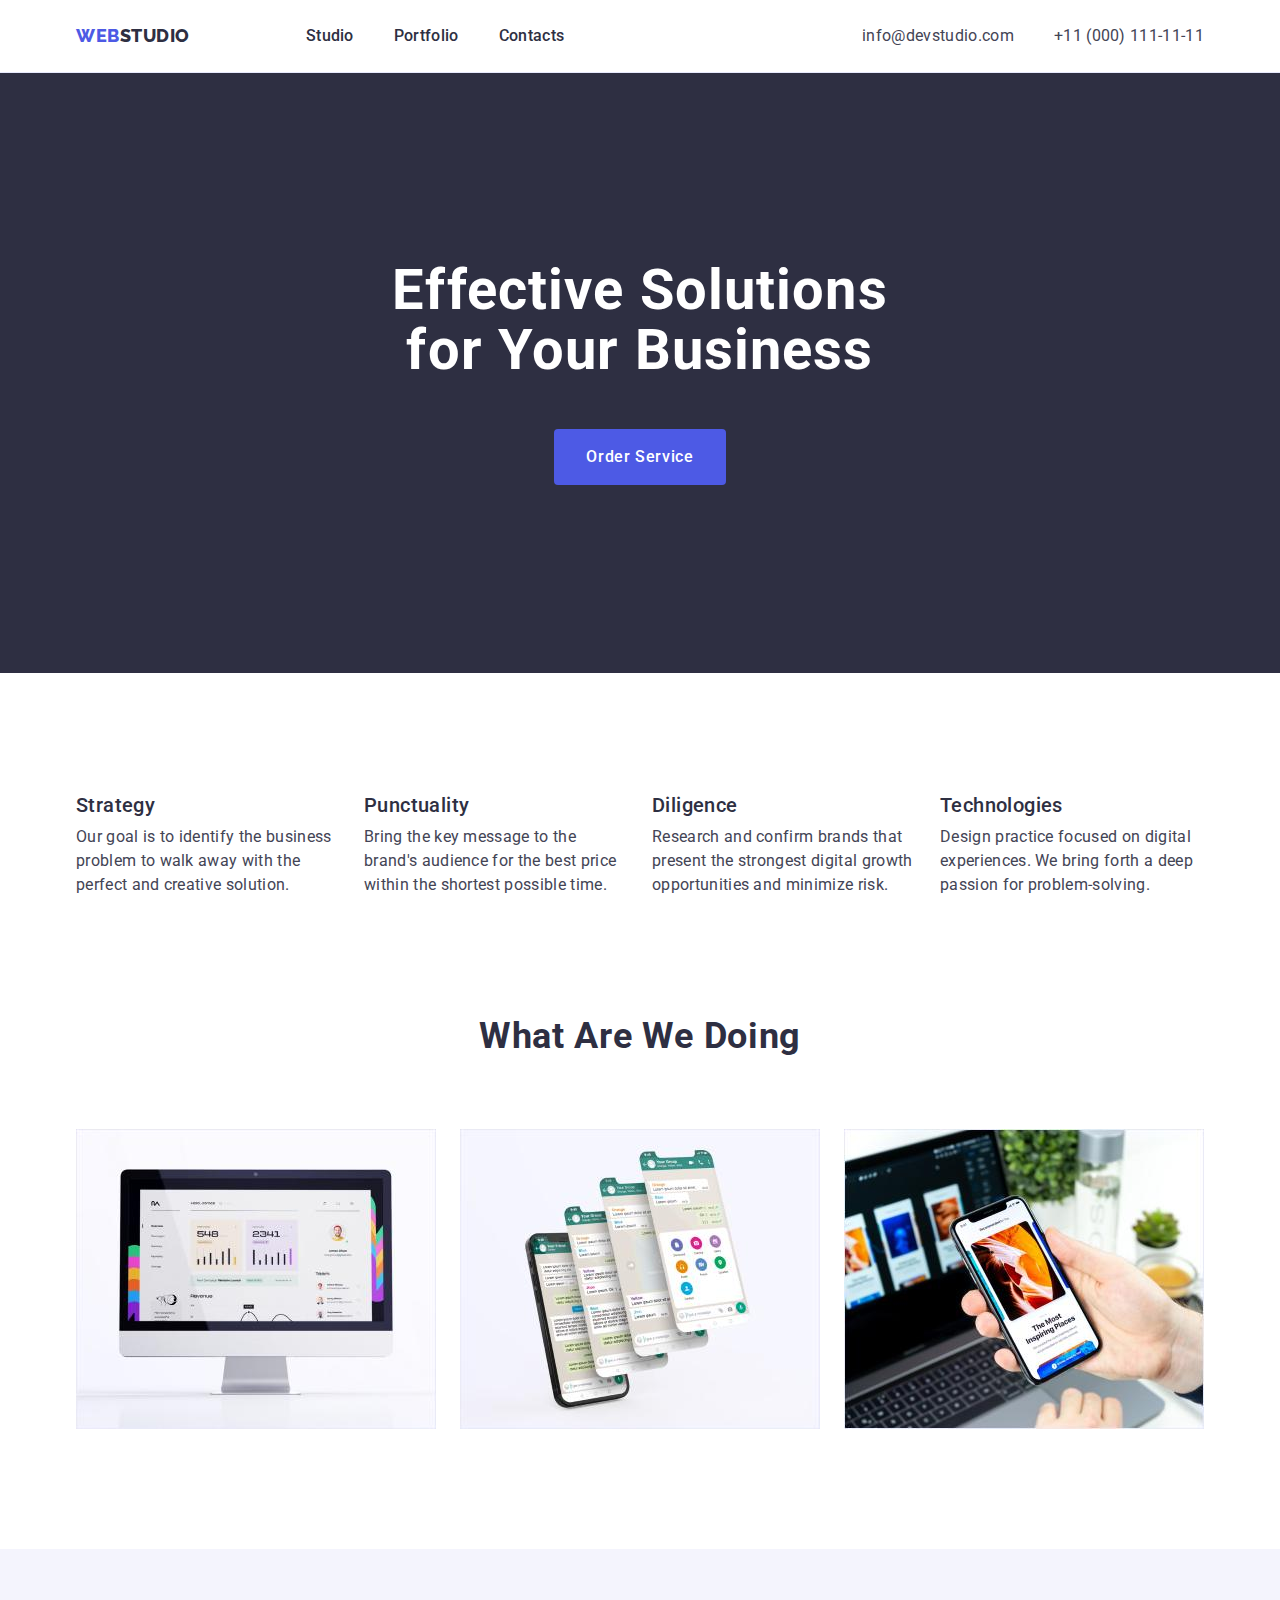
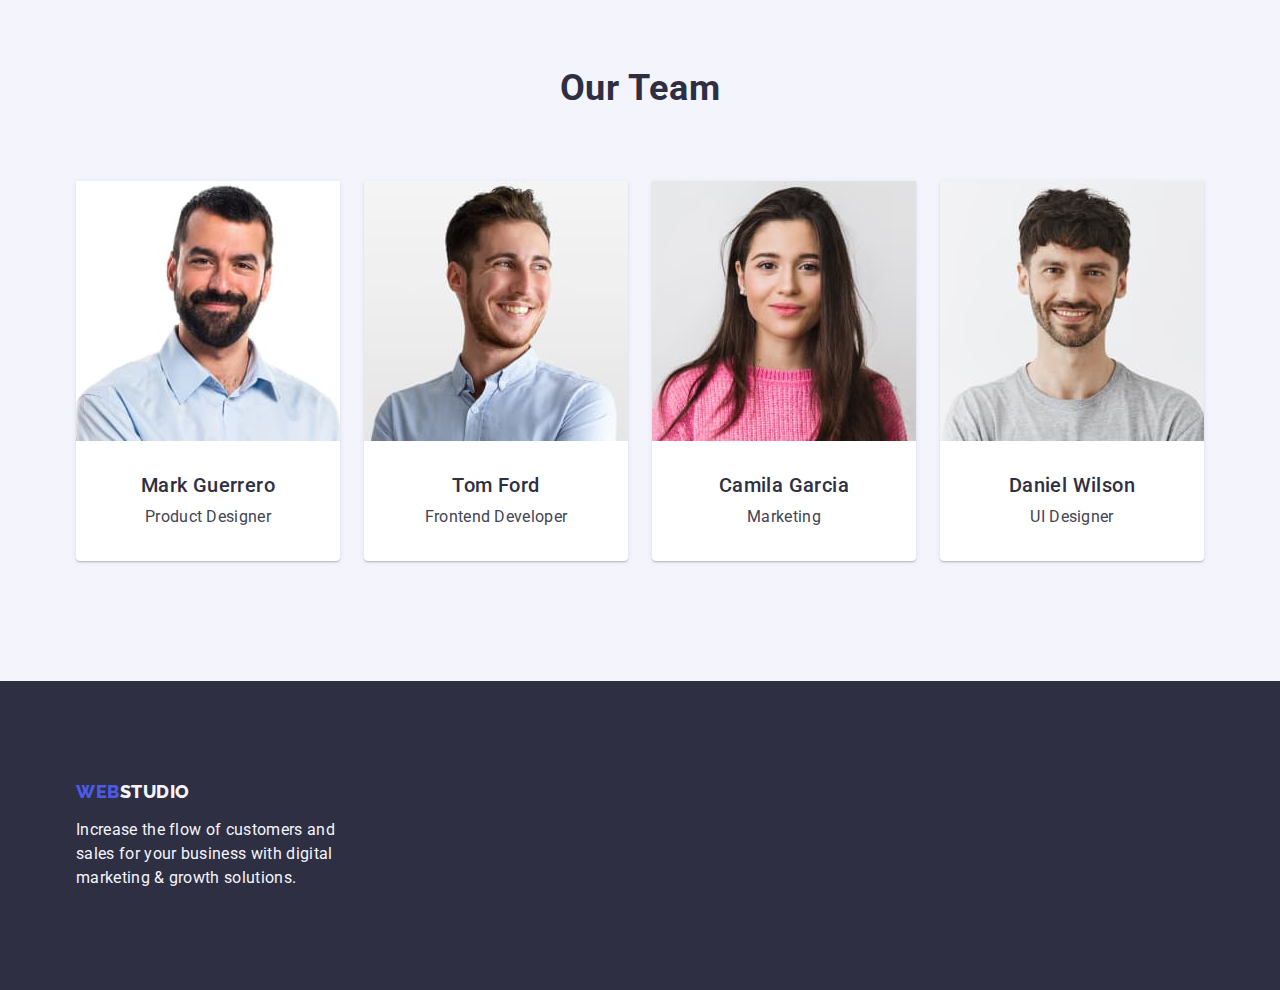
<file: index.html>
<!DOCTYPE html>
<html lang="en">
  <head>
    <meta charset="UTF-8" />
    <meta name="viewport" content="width=device-width, initial-scale=1.0" />
    <title>Studio</title>
    <link rel="preconnect" href="https://fonts.googleapis.com" />
    <link rel="preconnect" href="https://fonts.gstatic.com" crossorigin />
    <link
      href="https://fonts.googleapis.com/css2?family=Raleway:wght@800&family=Roboto:wght@400;500;700;900&display=swap"
      rel="stylesheet"
    />
    <link
      rel="stylesheet"
      href="https://cdnjs.cloudflare.com/ajax/libs/modern-normalize/2.0.0/modern-normalize.min.css"
    />
    <link rel="stylesheet" href="./css/styles.css" />
  </head>
  <body>
    <header class="header">
      <div class="container navigation">
        <nav class="navigation">
          <a class="logo link" href="./index.html">Web<span class="studio">Studio</span></a>
          <ul class="navigation">
            <li>
              <a class="navigation-link link" href="./index.html">Studio</a>
            </li>
            <li>
              <a class="navigation-link link" href="./portfolio.html">Portfolio</a>
            </li>
            <li><a class="navigation-link link" href="">Contacts</a></li>
          </ul>
        </nav>
        <address>
          <ul class="address">
            <li>
              <a class="header-contacts link" href="mailto:info@devstudio.com"
                >info@devstudio.com</a
              >
            </li>
            <li>
              <a class="header-contacts link" href="tel:+110001111111">+11 (000) 111-11-11</a>
            </li>
          </ul>
        </address>
      </div>
    </header>
    <main>
      <section class="hero-image section">
        <div class="container">
          <h1 class="main-header">
            Effective Solutions<br />
            for Your Business
          </h1>
          <button class="btn-order" type="button">Order Service</button>
        </div>
      </section>
      <section class="section">
        <div class="container">
          <h2 class="visually-hidden">Features</h2>
          <ul class="features">
            <li class="features-list">
              <h3 class="features-heading">Strategy</h3>
              <p class="features-description">
                Our goal is to identify the business problem to walk away with the perfect and
                creative solution.
              </p>
            </li>
            <li class="features-list">
              <h3 class="features-heading">Punctuality</h3>
              <p class="features-description">
                Bring the key message to the brand's audience for the best price within the shortest
                possible time.
              </p>
            </li>
            <li class="features-list">
              <h3 class="features-heading">Diligence</h3>
              <p class="features-description">
                Research and confirm brands that present the strongest digital growth opportunities
                and minimize risk.
              </p>
            </li>
            <li class="features-list">
              <h3 class="features-heading">Technologies</h3>
              <p class="features-description">
                Design practice focused on digital experiences. We bring forth a deep passion for
                problem-solving.
              </p>
            </li>
          </ul>
        </div>
      </section>
      <section class="section second-section">
        <div class="container">
          <h2 class="header-two">What are we doing</h2>
          <ul class="second-section-pics">
            <li class="second-section-list">
              <img
                src="./images/pc.jpg"
                alt="computer monitor displaying desktop"
                width="360"
                height="300"
              />
            </li>
            <li class="second-section-list">
              <img
                src="./images/whatsapp.jpg"
                alt="smartphone with screenshots"
                width="360"
                height="300"
              />
            </li>
            <li class="second-section-list">
              <img
                src="./images/smartphone.jpg"
                alt="person holding smartphone"
                width="360"
                height="300"
              />
            </li>
          </ul>
        </div>
      </section>
      <section class="our-team section">
        <div class="container">
          <h2 class="header-two">Our Team</h2>
          <ul class="our-team-containers">
            <li class="our-team-list">
              <img
                src="./images/product-designer.jpg"
                alt="man with dark hair, facial hair, toothless smile, wearing a blue shirt"
                width="264"
                height="260"
              />
              <div class="team-card">
                <h3 class="team-card-heading">Mark Guerrero</h3>
                <p class="team-card-description">Product Designer</p>
              </div>
            </li>
            <li class="our-team-list">
              <img
                src="./images/frontend-developer.jpg"
                alt="man with light brown hair, slight facial hair, smiling showing teeth, wearing a blue shirt, looking sideways"
                width="264"
                height="260"
              />
              <div class="team-card">
                <h3 class="team-card-heading">Tom Ford</h3>
                <p class="team-card-description">Frontend Developer</p>
              </div>
            </li>
            <li class="our-team-list">
              <img
                src="./images/marketing.jpg"
                alt="woman with long brown hair, slight smile, wearing a pink sweater"
                width="264"
                height="260"
              />
              <div class="team-card">
                <h3 class="team-card-heading">Camila Garcia</h3>
                <p class="team-card-description">Marketing</p>
              </div>
            </li>
            <li class="our-team-list">
              <img
                src="./images/ui-designer.jpg"
                alt="man with brown hair and bangs, smiling showing teeth, slight facial hair, wearing a gray t-shirt"
                width="264"
                height="260"
              />
              <div class="team-card">
                <h3 class="team-card-heading">Daniel Wilson</h3>
                <p class="team-card-description">UI Designer</p>
              </div>
            </li>
          </ul>
        </div>
      </section>
    </main>
    <footer class="footer">
      <div class="container">
        <a class="logo-footer link" href="./index.html"
          >Web<span class="studio-footer">Studio</span></a
        >
        <p class="footer-text">
          Increase the flow of customers and sales for your business with digital marketing & growth
          solutions.
        </p>
      </div>
    </footer>
  </body>
</html>
</file>
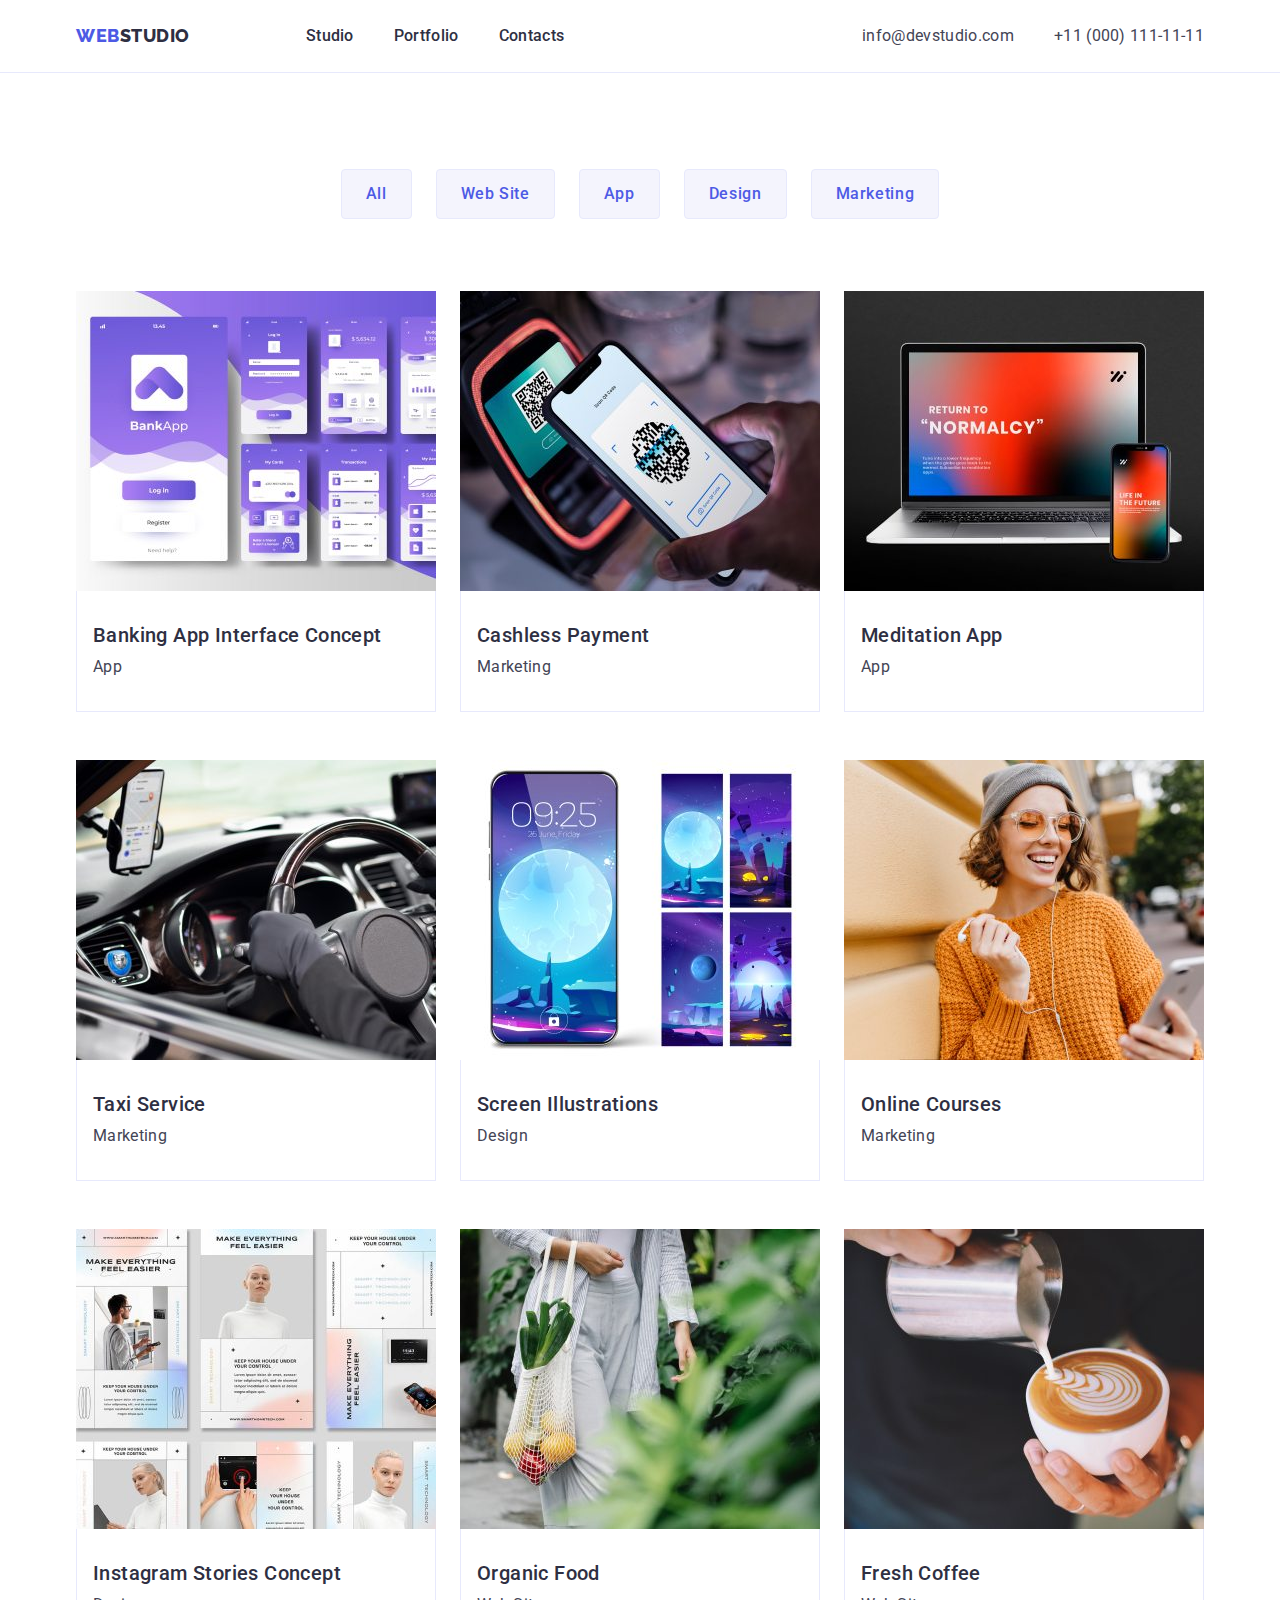
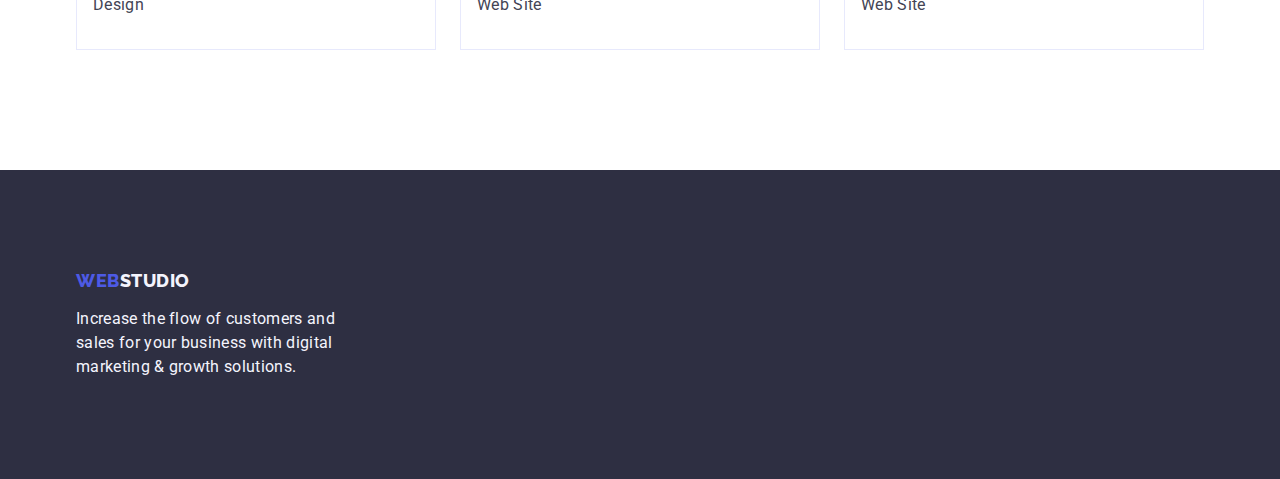
<file: portfolio.html>
<!DOCTYPE html>
<html lang="en">
  <head>
    <meta charset="UTF-8" />
    <meta name="viewport" content="width=device-width, initial-scale=1.0" />
    <title>Studio</title>
    <link rel="preconnect" href="https://fonts.googleapis.com" />
    <link rel="preconnect" href="https://fonts.gstatic.com" crossorigin />
    <link
      href="https://fonts.googleapis.com/css2?family=Raleway:wght@800&family=Roboto:wght@400;500;700;900&display=swap"
      rel="stylesheet"
    />
    <link
      rel="stylesheet"
      href="https://cdnjs.cloudflare.com/ajax/libs/modern-normalize/2.0.0/modern-normalize.min.css"
    />
    <link rel="stylesheet" href="./css/styles.css" />
  </head>
  <body>
    <header class="header">
      <div class="container navigation">
        <nav class="navigation">
          <a class="logo link" href="./index.html">Web<span class="studio">Studio</span></a>
          <ul class="navigation">
            <li>
              <a class="navigation-link link" href="./index.html">Studio</a>
            </li>
            <li>
              <a class="navigation-link link" href="./portfolio.html">Portfolio</a>
            </li>
            <li><a class="navigation-link link" href="">Contacts</a></li>
          </ul>
        </nav>
        <address>
          <ul class="address">
            <li>
              <a class="header-contacts link" href="mailto:info@devstudio.com"
                >info@devstudio.com</a
              >
            </li>
            <li>
              <a class="header-contacts link" href="tel:+110001111111">+11 (000) 111-11-11</a>
            </li>
          </ul>
        </address>
      </div>
    </header>
    <main>
      <section class="section-portfolio">
        <div class="container">
          <h2 class="visually-hidden">Portfolio</h2>
          <ul class="list portfolio-nav">
            <li><button type="button" class="btn-portfolio-menu">All</button></li>
            <li>
              <button type="button" class="btn-portfolio-menu">Web Site</button>
            </li>
            <li><button type="button" class="btn-portfolio-menu">App</button></li>
            <li>
              <button type="button" class="btn-portfolio-menu">Design</button>
            </li>
            <li>
              <button type="button" class="btn-portfolio-menu">Marketing</button>
            </li>
          </ul>
          <ul class="list portfolio-grid">
            <li class="portfolio-img">
              <a href="" class="link">
                <img
                  src="./images/banking-app.jpg"
                  width="360"
                  height="300"
                  alt="various interfaces of a banking application"
                />
                <div class="portfolio-card">
                  <h2 class="portfolio-pic-heading">Banking App Interface Concept</h2>
                  <p class="portfolio-pic-description">App</p>
                </div>
              </a>
            </li>
            <li class="portfolio-img">
              <a href="" class="link">
                <img
                  src="./images/cashless-payment.jpg"
                  width="360"
                  height="300"
                  alt="scanning a QR code with a phone"
                />
                <div class="portfolio-card">
                  <h2 class="portfolio-pic-heading">Cashless Payment</h2>
                  <p class="portfolio-pic-description">Marketing</p>
                </div>
              </a>
            </li>
            <li class="portfolio-img">
              <a href="" class="link">
                <img
                  src="./images/meditation-app.jpg"
                  width="360"
                  height="300"
                  alt="laptop and a smartphone displaying the same app"
                />
                <div class="portfolio-card">
                  <h2 class="portfolio-pic-heading">Meditation App</h2>
                  <p class="portfolio-pic-description">App</p>
                </div>
              </a>
            </li>
            <li class="portfolio-img">
              <a href="" class="link">
                <img
                  src="./images/taxi-service.jpg"
                  width="360"
                  height="300"
                  alt="hands on the steering wheel in gloves, driving a car, phone on the windshield with navigation turned on"
                />
                <div class="portfolio-card">
                  <h2 class="portfolio-pic-heading">Taxi Service</h2>
                  <p class="portfolio-pic-description">Marketing</p>
                </div>
              </a>
            </li>
            <li class="portfolio-img">
              <a href="" class="link">
                <img
                  src="./images/screen-illustrations.jpg"
                  width="360"
                  height="300"
                  alt="smartphone next to four different wallpaper versions"
                />
                <div class="portfolio-card">
                  <h2 class="portfolio-pic-heading">Screen Illustrations</h2>
                  <p class="portfolio-pic-description">Design</p>
                </div>
              </a>
            </li>
            <li class="portfolio-img">
              <a href="" class="link">
                <img
                  src="./images/online-courses.jpg"
                  width="360"
                  height="300"
                  alt="woman in a gray beanie, sunglasses, short hair, orange sweater, holding a phone, with one earphone in her ear and the other in her hand"
                />
                <div class="portfolio-card">
                  <h2 class="portfolio-pic-heading">Online Courses</h2>
                  <p class="portfolio-pic-description">Marketing</p>
                </div>
              </a>
            </li>
            <li class="portfolio-img">
              <a href="" class="link">
                <img
                  src="./images/instagram-concept.jpg"
                  width="360"
                  height="300"
                  alt="multiple versions of instagram stories featuring a man in one and two women in the other two, all showcasing smart technology"
                />
                <div class="portfolio-card">
                  <h2 class="portfolio-pic-heading">Instagram Stories Concept</h2>
                  <p class="portfolio-pic-description">Design</p>
                </div>
              </a>
            </li>
            <li class="portfolio-img">
              <a href="" class="link">
                <img
                  src="./images/organic-food.jpg"
                  width="360"
                  height="300"
                  alt="person in light clothing carrying a mesh bag of vegetables on their arm"
                />
                <div class="portfolio-card">
                  <h2 class="portfolio-pic-heading">Organic Food</h2>
                  <p class="portfolio-pic-description">Web Site</p>
                </div>
              </a>
            </li>
            <li class="portfolio-img">
              <a href="" class="link">
                <img
                  src="./images/fresh-coffee.jpg"
                  width="360"
                  height="300"
                  alt="barista pouring milk from a metal pitcher into a cup, creating a pattern"
                />
                <div class="portfolio-card">
                  <h2 class="portfolio-pic-heading">Fresh Coffee</h2>
                  <p class="portfolio-pic-description">Web Site</p>
                </div>
              </a>
            </li>
          </ul>
        </div>
      </section>
    </main>
    <footer class="footer">
      <div class="container">
        <a class="logo-footer link" href="./index.html"
          >Web<span class="studio-footer">Studio</span></a
        >
        <p class="footer-text">
          Increase the flow of customers and sales for your business with digital marketing & growth
          solutions.
        </p>
      </div>
    </footer>
  </body>
</html>
</file>
<file: css/styles.css>
:root {
  --IRIS: #4d5ae5;
  --OCEAN: #404bbf;
  --NAVY-BLUE: #2e2f42;
  --GREEN: #31d0aa;
  --SLATE: #434455;
  --LIGHT-SLATE: #8e8f99;
  --CORNFLOWER: #e7e9fc;
  --CLOUD: #f4f4fd;
  --NAVY-BLUE-MODAL: #2e2f4266;
  --GREY: #2e2f42b2;
  --WHITE: #ffffff;
  --DAIRY: #fcfcfc;
}
* {
  margin: 0;
}

img {
  display: block;
  max-width: 100%;
  height: auto;
}
button {
  cursor: pointer;
  border: none;
  border-radius: 4px;
}
ul {
  list-style: none;
  margin: 0;
  padding-left: 0;
}
body {
  font-family: 'Roboto', sans-serif;
  color: var(--SLATE);
  background-color: var(--WHITE);
}
.container {
  max-width: 1158px;
  padding-inline: 15px;
  margin: 0 auto;
}
.section {
  padding: 120px 0;
}
/* navigation */
.link {
  text-decoration: none;
}
.logo {
  color: var(--IRIS);
  font-family: 'Raleway', sans-serif;
  font-size: 18px;
  font-weight: 800;
  line-height: 1.17;
  letter-spacing: 0.03em;
  text-transform: uppercase;
  margin-right: 76px;
}
.studio {
  color: var(--NAVY-BLUE);
}

.navigation-link {
  color: var(--NAVY-BLUE);
  font-size: 16px;
  font-weight: 500;
  line-height: 1.5;
  letter-spacing: 0.02em;
  display: inline-block;
  padding-top: 24px;
  padding-bottom: 24px;
}

.address {
  font-style: normal;
  display: flex;
  justify-content: space-between;
  align-items: center;
  gap: 40px;
}

.header-contacts {
  color: var(--SLATE);
  font-style: normal;
  line-height: 1.5;
  letter-spacing: 0.02em;
}
.navigation-link:focus,
.navigation-link:hover,
.header-contacts:focus,
.header-contacts:hover {
  color: var(--OCEAN);
}
.navigation {
  display: flex;
  justify-content: space-between;
  align-items: center;
  gap: 40px;
}
.header {
  border-bottom: 1px solid var(--CORNFLOWER);
}

/* index */

.hero-image {
  background-color: var(--NAVY-BLUE);
  text-align: center;
  padding: 188px 0;
}
.main-header {
  color: var(--WHITE, #fff);
  text-align: center;
  font-size: 56px;
  font-weight: 700;
  line-height: 1.07;
  letter-spacing: 0.02em;
  padding-bottom: 48px;
  max-width: 496px;
  margin: 0 auto;
}
.btn-order {
  color: var(--WHITE, #fff);
  font-family: 'Roboto', sans-serif;
  font-size: 16px;
  font-weight: 500;
  line-height: 1.5;
  letter-spacing: 0.04em;
  background-color: var(--IRIS);
  padding: 16px 32px;
  display: block;
  margin: 0 auto;
  min-width: 169px;
}
.btn-order:focus,
.btn-order:hover {
  background: var(--OCEAN);
}
.visually-hidden {
  position: absolute;
  width: 1px;
  height: 1px;
  margin: -1px;
  border: 0;
  padding: 0;
  white-space: nowrap;
  clip-path: inset(100%);
  clip: rect(0 0 0 0);
  overflow: hidden;
}

/* index section 1 */

.features-heading {
  color: var(--NAVY-BLUE);
  font-size: 20px;
  font-weight: 500;
  line-height: 1.2;
  letter-spacing: 0.02em;
  margin-bottom: 8px;
}
.features-description {
  color: var(--SLATE);
  line-height: 1.5;
  letter-spacing: 0.02em;
}
.features {
  display: flex;
  justify-content: center;
  gap: 24px;
}
.features-list {
  flex-basis: calc((100% - 72px) / 4);
}
/* index section 2 */

.header-two {
  color: var(--NAVY-BLUE);
  text-align: center;
  font-size: 36px;
  font-style: normal;
  font-weight: 700;
  line-height: 1.11;
  letter-spacing: 0.02em;
  text-transform: capitalize;
  margin-bottom: 72px;
}
.second-section {
  padding-top: 0;
}
.second-section-pics {
  display: flex;
  gap: 24px;
}
.second-section-list {
  flex-basis: calc((100% - 3 * 16px) / 3);
}
/* index section 3 */

.our-team {
  background-color: var(--CLOUD);
}

.our-team-list {
  background-color: var(--WHITE);
  border-radius: 0px 0px 4px 4px;
  background: var(--WHITE);
  box-shadow: 0px 2px 1px 0px rgba(46, 47, 66, 0.08), 0px 1px 1px 0px rgba(46, 47, 66, 0.16),
    0px 1px 6px 0px rgba(46, 47, 66, 0.08);
}
.team-card-heading {
  color: var(--NAVY-BLUE);
  font-size: 20px;
  font-weight: 500;
  line-height: 1.2;
  letter-spacing: 0.02em;
  margin-bottom: 8px;
  text-align: center;
}
.team-card-description {
  color: var(--SLATE);
  line-height: 1.5;
  letter-spacing: 0.02em;
  text-align: center;
}
.our-team-containers {
  display: flex;
  gap: 24px;
  margin-top: 72px;
}
.team-card {
  padding: 32px 0px;
}
/* portfolio */

.section-portfolio {
  padding-top: 96px;
  padding-bottom: 120px;
}

.portfolio-nav {
  display: flex;
  justify-content: center;
  gap: 24px;
  margin-bottom: 72px;
}

.btn-portfolio-menu {
  color: var(--IRIS);
  font-family: 'Roboto', sans-serif;
  font-size: 16px;
  text-align: center;
  font-weight: 500;
  line-height: 1.5;
  letter-spacing: 0.04em;
  border: 1px solid var(--CORNFLOWER);
  background-color: var(--CLOUD);
  padding: 12px 24px;
}
.btn-portfolio-menu:focus,
.btn-portfolio-menu:hover {
  color: var(--WHITE);
  background-color: var(--OCEAN, #404bbf);
  border: 1px solid transparent;
  box-shadow: 0px 2px 2px 0px rgba(0, 0, 0, 0.12), 0px 2px 1px 0px rgba(0, 0, 0, 0.08),
    0px 3px 1px 0px rgba(0, 0, 0, 0.1);
}

.portfolio-pic-heading {
  color: var(--NAVY-BLUE);
  font-size: 20px;
  font-weight: 500;
  line-height: 1.2;
  letter-spacing: 0.02em;
  margin-bottom: 8px;
}
.portfolio-pic-description {
  color: var(--SLATE);
  font-size: 16px;
  line-height: 1.5;
  letter-spacing: 0.02em;
}
.portfolio-grid {
  margin-top: 72px;
  display: flex;
  justify-content: space-between;
  flex-wrap: wrap;
  column-gap: 24px;
  row-gap: 48px;
}
.portfolio-card {
  padding: 32px 16px;
  border: 1px solid var(--CORNFLOWER);
  border-top: none;
}
.portfolio-img {
  width: calc((100% - 48px) / 3);
}
/* footer */

.footer {
  background-color: var(--NAVY-BLUE);
  padding: 100px 0;
}
.logo-footer {
  color: var(--IRIS);
  font-family: 'Raleway', sans-serif;
  font-size: 18px;
  font-weight: 800;
  line-height: 1.17;
  letter-spacing: 0.03em;
  text-transform: uppercase;
  display: inline-block;
  margin-bottom: 16px;
}
.studio-footer {
  color: var(--CLOUD);
}
.footer-text {
  color: var(--CLOUD);
  font-size: 16px;
  line-height: 1.5;
  letter-spacing: 0.02em;
  max-width: 264px;
}
</file>
